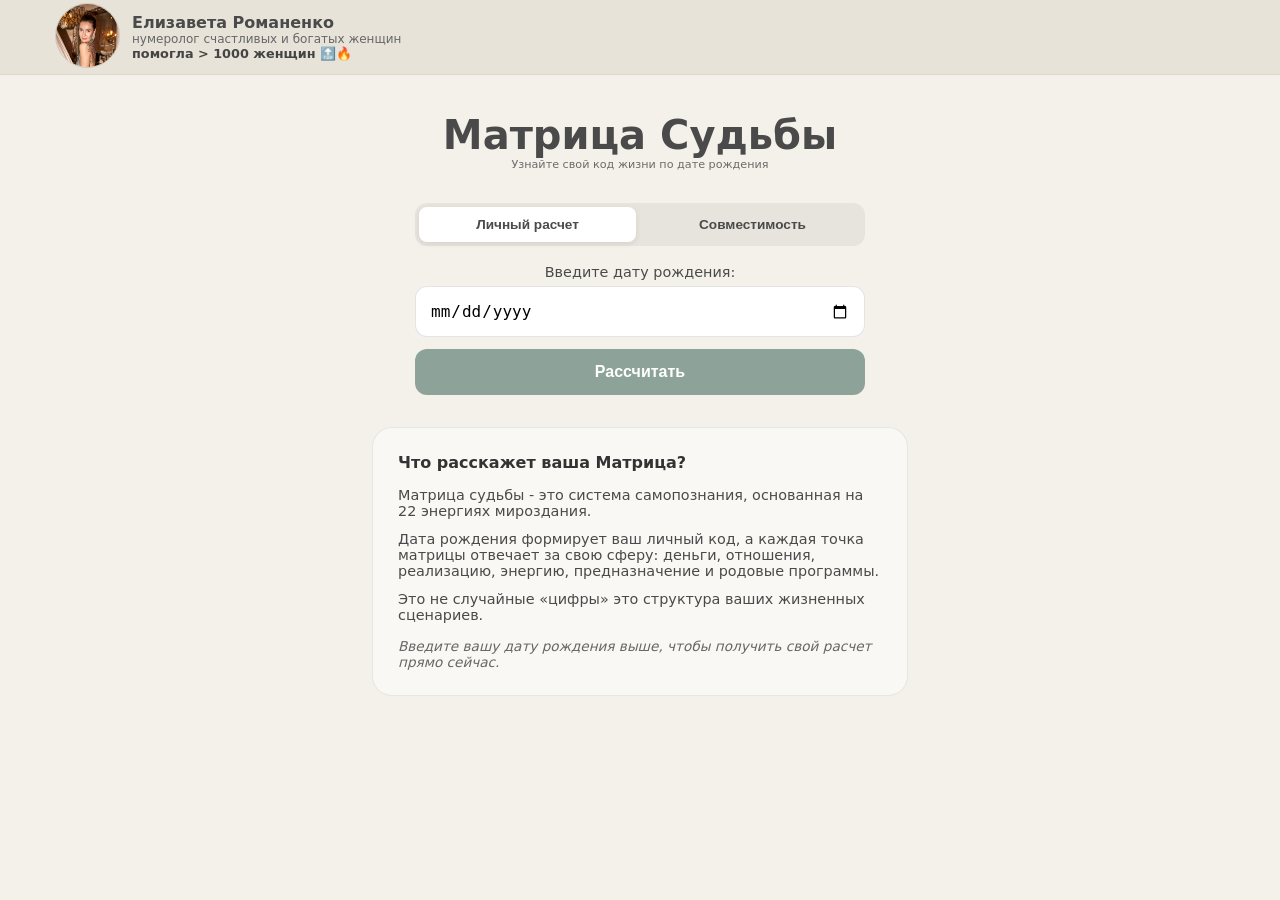
<file: index.html>
<!DOCTYPE html>
<html lang="ru">

<head>
  <meta charset="UTF-8" />
  <meta name="viewport"
    content="width=device-width, initial-scale=1.0, maximum-scale=1.0, user-scalable=no, viewport-fit=cover" />
  <link rel="stylesheet" href="style.css">
  <link rel="icon"
    href="data:image/svg+xml,<svg xmlns=%22http://www.w3.org/2000/svg%22 viewBox=%220 0 100 100%22><text y=%22.9em%22 font-size=%2290%22>🔮</text></svg>">
  <title>Матрица Судьбы: 22 Аркана</title>
</head>

<body>
  <nav class="expert-banner">
    <div class="banner-content">
      <div class="expert-info">
        <div class="expert-photo">
          <img src="expert-photo.png" alt="Елизавета Романенко">
        </div>
        <div class="expert-text">
          <span class="expert-name">Елизавета Романенко</span>
          <span class="expert-sub">нумеролог счастливых и богатых женщин</span>
          <span class="expert-stat">помогла > 1000 женщин 🔝🔥</span>
        </div>
      </div>
    </div>
  </nav>

  <div id="app">
    <header class="header">
      <h1>Матрица Судьбы</h1>
      <p>Узнайте свой код жизни по дате рождения</p>
    </header>

    <main class="container">
      <section class="input-section">
        <div class="calculator-tabs">
          <button type="button" class="tab-btn active" data-mode="personal">Личный расчет</button>
          <button type="button" class="tab-btn" data-mode="compatibility">Совместимость</button>
        </div>
        <div class="input-group">
          <label id="label-date-1" for="birth-date">Введите дату рождения:</label>
          <input type="date" id="birth-date" required />
        </div>
        <div class="input-group compatibility-only hidden" id="input-group-2">
          <label for="birth-date-2">Дата рождения партнера:</label>
          <input type="date" id="birth-date-2" />
        </div>
        <button type="button" id="calculate-btn">Рассчитать</button>
      </section>

      <section id="welcome-content" class="welcome-section">
        <div class="welcome-card">
          <h2>Что расскажет ваша Матрица?</h2>
          <ul class="benefit-list">
            <li>Матрица судьбы - это система самопознания,
              основанная на 22 энергиях мироздания.</li>
            <li>Дата рождения формирует ваш личный код, а каждая точка
              матрицы отвечает за свою сферу: деньги, отношения, реализацию,
              энергию, предназначение и родовые программы.</li>
            <li>Это не случайные «цифры» это структура ваших жизненных сценариев.</li>
          </ul>
          <p class="welcome-note">Введите вашу дату рождения выше, чтобы получить свой расчет прямо сейчас.</p>
        </div>
      </section>

      <section id="matrix-display" class="matrix-container"></section>

      <section id="cta-section" class="cta-hidden">
        <div class="cta-content">
          <p>Вы уже видите свою матрицу.
            Но без расшифровки это просто набор цифр.
          </p>
          <div class="cta-highlight">
            <p>Именно в разборе становится понятно:</p>
            <p>где вы теряете деньги, почему повторяются
              ситуации, а главное — <strong>как это изменить</strong>.</p>
          </div>
          <a href="https://t.me/Elizaveta_Romanenk0" target="_blank" class="cta-button">Получить разбор
            моей матрицы
          </a>
          <a href="reviews.html" id="view-reviews" class="secondary-link">Отзывы</a>
        </div>
      </section>
    </main>
  </div>
  <script type="module" src="main.js"></script>
</body>

</html>
</file>
<file: style.css>
:root {
  --bg-color: #f4f1ea;
  --text-color: #4a4a4a;
  --primary-color: #8da399;
  --matrix-line-color: rgba(74, 74, 74, 0.2);
}

* {
  box-sizing: border-box;
  margin: 0;
  padding: 0;
}

body {
  margin: 0;
  padding: 0;
  display: flex;
  flex-direction: column;
  justify-content: flex-start;
  align-items: center;
  min-height: 100vh;
  background-color: var(--bg-color);
  color: var(--text-color);
  font-family: 'Inter', system-ui, sans-serif;
  overflow-x: hidden;
}

#app {
  width: 100%;
  max-width: 600px;
  padding: 20px 15px;
  display: flex;
  flex-direction: column;
  align-items: center;
}

.header {
  width: 100%;
  display: flex;
  flex-direction: column;
  align-items: center;
  text-align: center;
}

.header h1 {
  font-size: clamp(1.5rem, 8vw, 2.5rem);
  margin-top: 5px;
  text-align: center;
}

.header p {
  font-size: 0.7rem;
  opacity: 0.8;
  margin-bottom: 2rem;
  width: 100%;
}

.input-section {
  display: flex;
  flex-direction: column;
  align-items: center;
  gap: 12px;
  width: 90%;
  max-width: 400px;
  margin: 0 auto 2rem;
}

.input-section label {
  white-space: nowrap;
  font-size: 0.9rem;
  text-align: center;
  width: 100%;
}

input,
button {
  width: 100%;
  padding: 14px;
  font-size: 16px;
  border-radius: 12px;
  box-sizing: border-box;
  -webkit-appearance: none;
  appearance: none;
  border: 1px solid rgba(74, 74, 74, 0.15);
}

#calculate-btn {
  width: 100%;
  padding: 14px;
  font-size: 16px;
  border-radius: 12px;
  border: none;
  background-color: var(--primary-color);
  color: white;
  cursor: pointer;
  font-weight: 600;
  transition: opacity 0.25s;
}

calculate-btn:hover {
  opacity: 0.9;
}

.matrix-container {
  width: 100%;
  max-width: 500px;
  margin: 0 auto;
  display: flex;
  justify-content: center;
}

.matrix-container svg {
  width: 100%;
  height: auto;
  display: block;
  filter: drop-shadow(0 4px 12px rgba(0, 0, 0, 0.15));
}

.expert-banner {
  top: 0;
  z-index: 1000;
  width: 100%;
  height: 75px;
  background-color: rgb(230, 225, 215, 0.9);
  border-bottom: 1px solid #e0d8c8;
  display: flex;
  align-items: center;
  box-sizing: border-box;
}

.banner-content {
  width: 100%;
  max-width: 1200px;
  margin: 0 auto;
  padding: 0 15px;
  display: flex;
  justify-content: space-between;
  align-items: center;
}

.expert-info {
  display: flex;
  align-items: center;
  gap: 12px;
  min-width: 0;
}

.expert-photo img {
  width: 65px;
  height: 65px;
  flex-shrink: 0;
  border-radius: 50%;
  overflow: hidden;
  border: 1px solid #d1c7b7;
}

.expert-text {
  display: flex;
  flex-direction: column;
}

.expert-name {
  font-weight: 700;
  font-size: 1rem;
  white-space: nowrap;
  overflow: hidden;
  text-overflow: ellipsis;
}

.expert-sub {
  font-size: 0.75rem;
  color: #666;
  line-height: 1.2;
}

.expert-stat {
  font-size: 0.8rem;
  font-weight: 600;
  color: #444;
  max-width: 1200px;
}

.cta-hidden {
  display: none;
  opacity: 0;
}

.cta-visible {
  display: block;
  animation: fadeIdBlur 1s ease-out forwards;
  margin-top: 3rem;
  padding: 0 10px;
  width: 100%;
  max-width: 450px;
}

.cta-content {
  text-align: center;
  background-color: rgba(255, 255, 255, 0.4);
  padding: 30px 20px;
  border-radius: 24px;
  border: 1px solid rgba(141, 163, 153, 0.2);
}

.cta-content p {
  font-size: 1.2rem;
  margin-top: 10px;
  margin-bottom: 8px;
  font-weight: 500;
  color: #333;
}

.cta-highlight {
  margin: 20px 0;
  font-size: 0.7rem;
  line-height: 1;
  color: var(--text-color);
  background: white;
  padding: 15px;
  border-radius: 16px;
  box-shadow: 0 4px 10px rgba(0, 0, 0, 0.03);
}

.cta-highlight p {
  font-size: 0.7rem;
}

.cta-button {
  display: inline-block;
  background-color: var(--primary-color);
  color: white;
  text-decoration: none;
  padding: 18px 25px;
  border-radius: 14px;
  font-weight: 700;
  font-size: 1rem;
  transition: all 0.3s ease;
  box-shadow: 0 10px 20px rgba(141, 163, 153, 0.3);
}

.cta-button:active {
  transform: scale(0.96);
}

.welcome-section {
  margin-bottom: 2rem;
  transition: opacity 0.5s ease, transform 0.5s ease;
}

.welcome-hidden {
  opacity: 0;
  transform: translateY(-20px);
  pointer-events: none;
  display: none;
}

.welcome-card {
  background: rgba(255, 255, 255, 0.5);
  padding: 25px;
  border-radius: 20px;
  border: 1px solid rgba(141, 163, 153, 0.2);
}

.welcome-card h2 {
  font-size: 1rem;
  margin-bottom: 15px;
  color: #333;
}

.benefit-list {
  list-style: none;
  padding: 0;
  text-align: left;
}

.benefit-list li {
  margin-bottom: 12px;
  font-size: 0.9rem;
  display: flex;
  align-items: flex-start;
  gap: 10px;
}

.welcome-note {
  margin-top: 15px;
  font-style: italic;
  font-size: 0.85rem;
  color: #666;
}

.secondary-link {
  display: inline-block;
  background-color: var(--primary-color);
  color: white;
  text-decoration: none;
  padding: 18px 25px;
  margin: 15px;
  border-radius: 14px;
  font-weight: 700;
  font-size: 0.9rem;
  transition: all 0.3s ease;
  box-shadow: 0 10px 20px rgba(141, 163, 153, 0.3);
}

.secondary-link:hover {
  opacity: 0.7;
}

.reviews-gallery {
  display: flex;
  flex-direction: column;
  gap: 20px;
  margin-top: 20px;
  width: 85%;
  max-width: 320px;
  margin-left: auto;
  margin-right: auto;
}

.review-item {
  background: white;
  padding: 8px;
  border-radius: 20px;
  border: 1px solid rgba(141, 163, 153, 0.15);
  box-shadow: 0 4px 15px rgba(0, 0, 0, 0.03);
  animation: fadeInUp 0.6s ease forwards;
}

.review-screenshot {
  width: 100%;
  height: auto;
  display: block;
  border-radius: 14px;
  object-fit: contain;
}

.back-action {
  margin: 40px 0;
  text-align: center;
}

.back-button {
  display: inline-block;
  color: #8da399;
  border: 1px solid #8da399;
  text-decoration: none;
  padding: 12px 20px;
  border-radius: 12px;
  font-size: 0.9rem;
  transition: all 0.3s ease;
}

.back-button:active {
  background: #8da399;
  color: white;
}

.link-tg {
  margin: 40px auto;
  text-align: center;
  width: 100%;
  display: flex;
  justify-content: center;
}

.calculator-tabs {
  display: flex;
  gap: 8px;
  background-color: rgba(74, 74, 74, 0.08);
  padding: 4px;
  border-radius: 12px;
  width: 100%;
  margin-bottom: 6px;
}

.tab-btn {
  flex: 1;
  padding: 10px;
  border: none;
  background: transparent;
  color: var(--text-color);
  font-weight: 600;
  font-size: 0.85rem;
  border-radius: 8px;
  cursor: pointer;
  transition: all 0.3s ease;
}

.tab-btn.active {
  background-color: #fff;
  color: var(--text-color);
  box-shadow: 0 2px 6px rgba(0, 0, 0, 0.08);
}

.input-group {
  width: 100%;
  display: flex;
  flex-direction: column;
  gap: 6px;
}

.input-group.hidden {
  display: none !important;
}

@keyframes fadeIdBlur {
  from {
    opacity: 0;
    transform: translateY(30px);
    filter: blur(10px);
  }

  to {
    opacity: 1;
    transform: translateY(0);
    filter: blur(0);
  }
}

@media (min-width: 480px) {
  .input-section {
    max-width: 450px;
  }

  #app {
    padding: 2rem;
  }
}

@media (max-width: 360px) {
  .input-section label {
    font-size: 0.8rem;
  }
}
</file>
